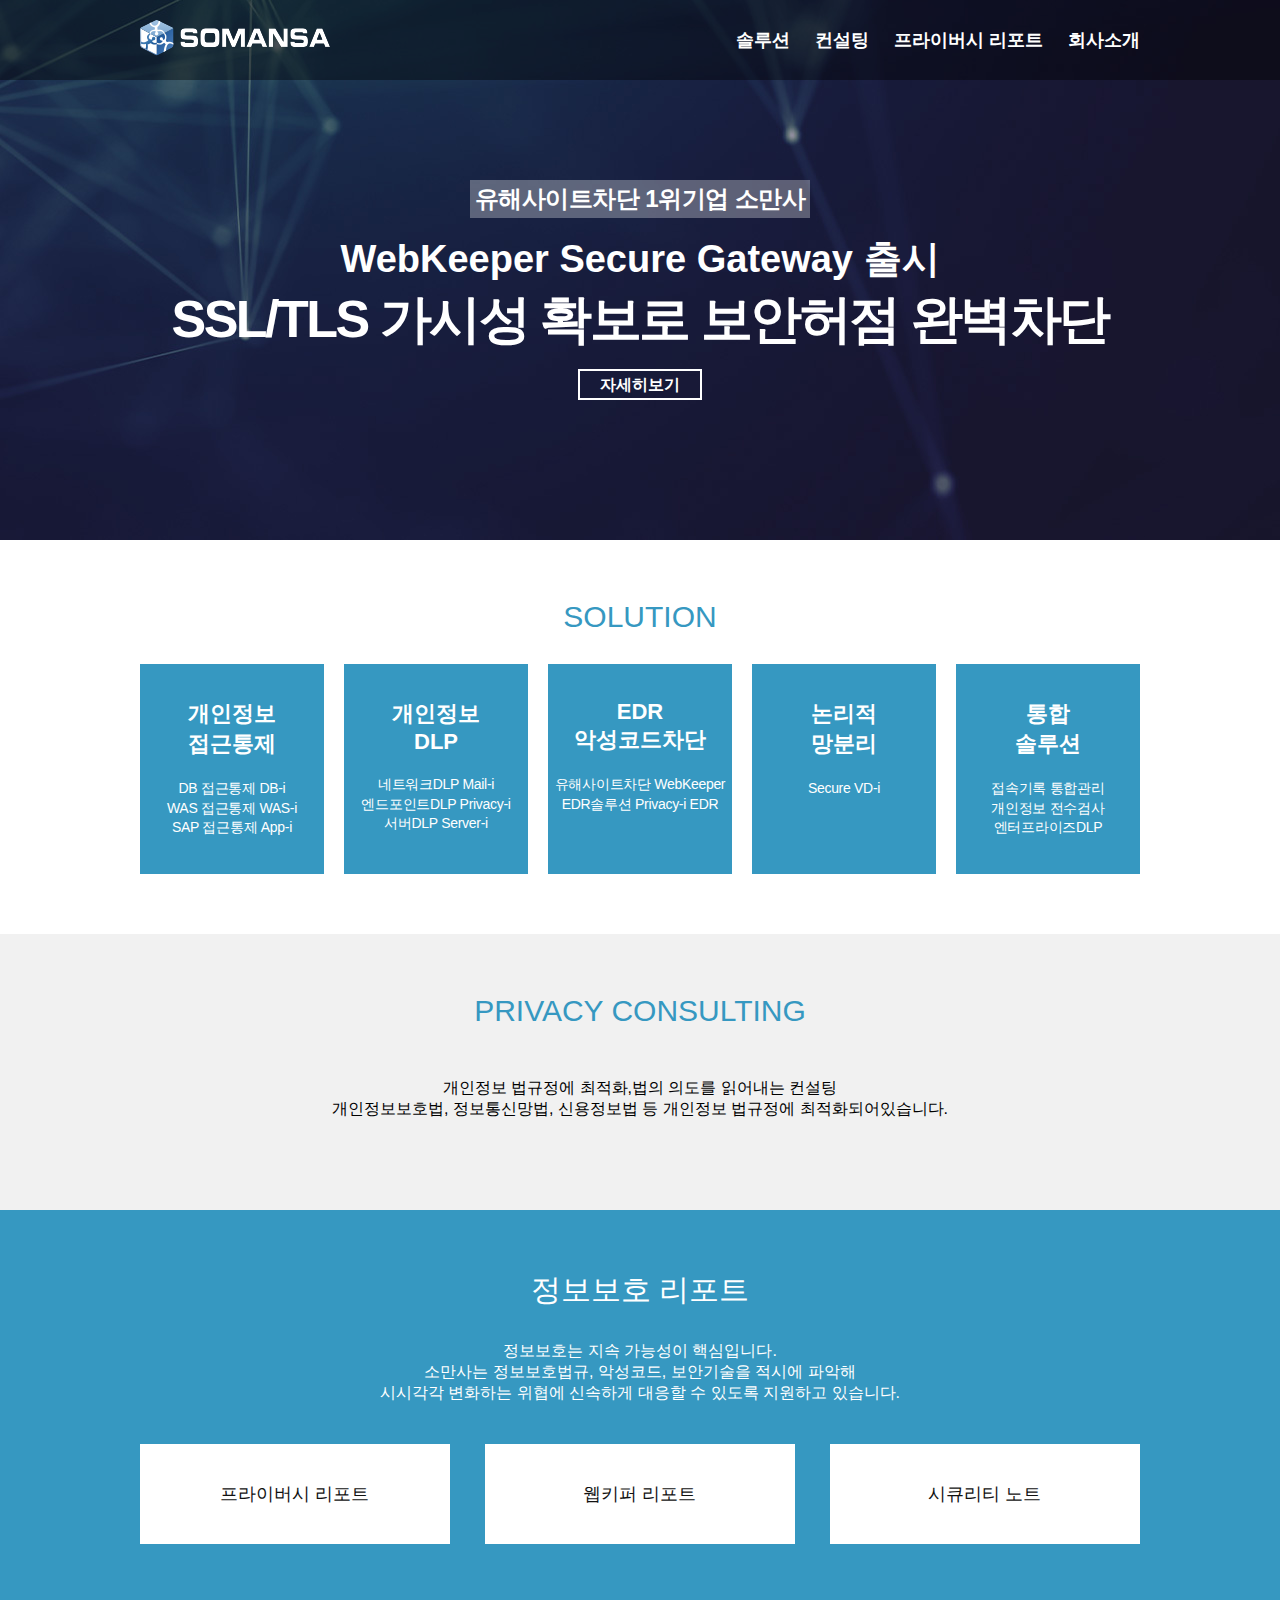
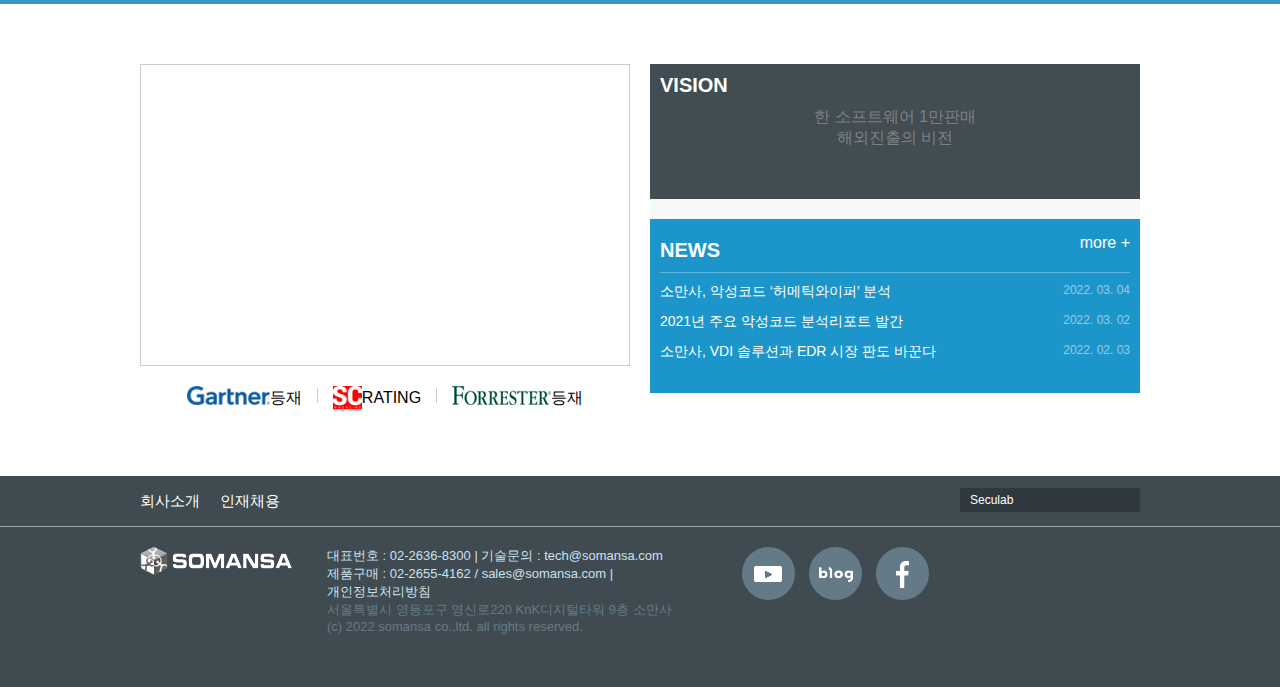
<file: pf3/index.html>
<!DOCTYPE html>
<html lang="ko">
<head>
    <meta charset="UTF-8">
    <meta http-equiv="X-UA-Compatible" content="IE=edge">
    <meta name="viewport" content="width=device-width, initial-scale=1.0">
    <title>SOMANSA</title>
    <link rel="stylesheet" href="css/basic.css">
</head>
<body>
    <div id="header_wrap">
        <header class="center">
            <h1><a href="#"><img src="img/index_logo.png" alt="SOMANSA"></a></h1>
            <nav>
                <ul>
                    <li><a href="#">솔루션</a></li>
                    <li><a href="#">컨설팅</a></li>
                    <li>
                        <a href="#">프라이버시 리포트</a>
                        <ul class="sub">
                            <li><a href="">프라이버시 리포트</a></li>
                            <li><a href="">웹키퍼 리포트</a></li>
                            <li><a href="">시큐리티 노트</a></li>
                        </ul>
                    </li>
                    <li>
                        <a href="#">회사소개</a>
                        <ul class="sub">
                            <li><a href="">인재채용</a></li>
                            <li><a href="">비전</a></li>
                            <li><a href="">연혁</a></li>
                            <li><a href="">뉴스/이벤트</a></li>
                            <li><a href="">유튜브</a></li>
                            <li><a href="">오시는길</a></li>
                        </ul>
                    </li>
                </ul>
            </nav>
        </header>
    </div>

    <div id="main_slider">
        <div class="img_wrap">
            <img src="img/004.jpg" alt="">            
        </div>
        <div class="slider_txt">
            <h3>유해사이트차단 1위기업 소만사</h3>
            <p>WebKeeper Secure Gateway 출시</p>
            <p>SSL/TLS 가시성 확보로 보안허점 완벽차단</p>
            <a href="">자세히보기</a>
        </div>
    </div>

    <main>
        <section class="s1">
            <h3>SOLUTION</h3>
            <ul class="center">
                <li>
                    <div>
                        <h4>개인정보<br />접근통제</h4>
                        <a href="">DB 접근통제 DB-i</a>
                        <a href="">WAS 접근통제 WAS-i</a>
                        <a href="">SAP 접근통제 App-i</a>
                    </div>
                </li>
                <li>
                    <div>
                        <h4>개인정보<br />DLP</h4>
                        <a href="">네트워크DLP Mail-i</a>
                        <a href="">엔드포인트DLP Privacy-i</a>
                        <a href="">서버DLP Server-i</a>
                    </div>
                </li>
                <li>
                    <div>
                        <h4>EDR<br />악성코드차단</h4>
                        <a href="">유해사이트차단 WebKeeper</a>
                        <a href="">EDR솔루션 Privacy-i EDR</a>
                    </div>
                </li>
                <li>
                    <div>
                        <h4>논리적<br />망분리</h4>
                        <a href="">Secure VD-i</a>
                    </div>
                </li>
                <li>
                    <div>
                        <h4>통합<br />솔루션</h4>
                        <a href="">접속기록 통합관리</a>
                        <a href="">개인정보 전수검사</a>
                        <a href="">엔터프라이즈DLP</a>
                    </div>
                </li>
            </ul>
        </section>
        <section class="s2">
            <h3>PRIVACY CONSULTING</h3>
            <div class="center">
                <a href="">개인정보 법규정에 최적화,법의 의도를 읽어내는 컨설팅 <br />
                    개인정보보호법, 정보통신망법, 신용정보법 등 개인정보 법규정에 최적화되어있습니다.
                </a>
            </div>
        </section>
        <section class="s3">
            <h3>정보보호 리포트</h3>
            <div class="center">
                <p>정보보호는 지속 가능성이 핵심입니다.<br />
                    소만사는 정보보호법규, 악성코드, 보안기술을 적시에 파악해<br />
                    시시각각 변화하는 위협에 신속하게 대응할 수 있도록 지원하고 있습니다.
                </p>
                <ul>
                    <li>
                        <a href="">프라이버시 리포트</a>
                    </li>
                    <li>
                        <a href="">웹키퍼 리포트</a>
                    </li>
                    <li>
                        <a href="">시큐리티 노트</a>
                    </li>
                </ul>
            </div>
        </section>
        <section class="s4">
            <div class="center">
                <div class="left">
                    <div class="youtube">
                        <iframe width="100%" height="280" src="https://www.youtube.com/embed/rOSnPyCRJ78" frameborder="0"
                        allow="accelerometer; autoplay; clipboard-write; encrypted-media; gyroscope; picture-in-picture" allowfullscreen></iframe>
                    </div>
                    <ul class="logos">
                        <li>
                            <a href=""><img src="img/main_logo01.jpg" alt="">등재</a>
                        </li>
                        <li>
                            <a href=""><img src="img/main_logo02.jpg" alt="">RATING</a>
                        </li>
                        <li>
                            <a href=""><img src="img/main_logo03.jpg" alt="">등재</a>
                        </li>
                    </ul>
                </div>
                <div class="right">
                    <div class="vision">
                        <h4>VISION</h4>
                        <p>한 소프트웨어 1만판매<br/>해외진출의 비전</p>
                    </div>
                    <div class="news_list">
                        <h4>NEWS</h4>
                        <a href="#" class="more">more +</a>
                        <ul>
                            <li>
                                <a href="">
                                    <p>소만사, 악성코드 ‘허메틱와이퍼’ 분석</p>
                                    <p class="data">2022. 03. 04</p>
                                </a>
                            </li>
                            <li>
                                <a href="">
                                    <p>2021년 주요 악성코드 분석리포트 발간</p>
                                    <p class="data">2022. 03. 02</p>
                                </a>
                            </li>
                            <li>
                                <a href="">
                                    <p>소만사, VDI 솔루션과 EDR 시장 판도 바꾼다</p>
                                    <p class="data">2022. 02. 03</p>
                                </a>
                            </li>
                        </ul>
                    </div>
                </div> <!--right-->
            </div>
        </section>
    </main>

    <div class="footer_wrap">
        <div class="footer_top">
            <div class="center">
                <ul class="footer_menu">
                    <li><a href="">회사소개</a></li>
                    <li><a href="">인재채용</a></li>
                </ul>
                <div class="select">
                    <p class="select_btn">
                        Seculab
                    </p>
                    <p class="select_list">
                        <a href="#">Seculab</a>
                        <a href="#">소만사 미주법인</a>
                    </p>
                </div>
            </div>
        </div> <!--footer_top-->
        <footer>
            <div class="center">
                <h2><img src="img/logo.png" alt=""></h2>
                <div class="address">
                    <p>
                        대표번호 : 02-2636-8300 | 기술문의 : tech@somansa.com <br/>
                        제품구매 : 02-2655-4162 / sales@somansa.com |<br/>
                        개인정보처리방침
                    </p>
                    <p>
                        서울특별시 영등포구 영신로220 KnK디지털타워 9층 소만사<br/>
                        (c) 2022 somansa co.,ltd. all rights reserved.
                    </p>
                </div>
                <div class="sns">
                    <a href=""><img src="img/youtube.png" alt="유투브"></a>
                    <a href=""><img src="img/blog_icon.png" alt="블로그"></a>
                    <a href=""><img src="img/facebook_icon.png" alt="페이스북"></a>
                </div>
            </div>
        </footer>
    </div>
    
</body>
</html>
</file>
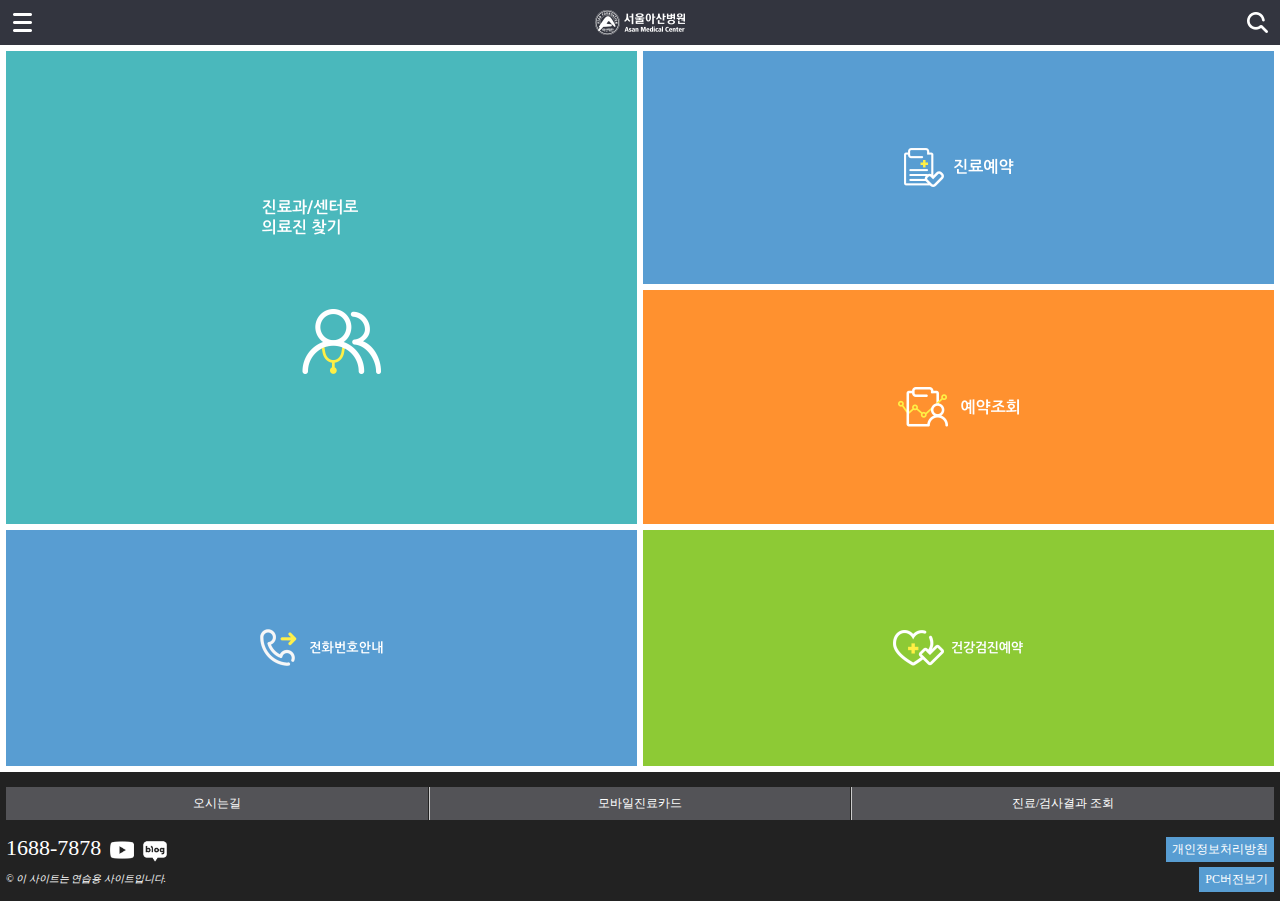
<file: pf4/index.html>
<!DOCTYPE html>
<html lang="ko">
<head>
  <meta charset="UTF-8">
  <meta http-equiv="X-UA-Compatible" content="IE=edge">
  <meta name="viewport" content="width=device-width, initial-scale=1.0">
  <title>서울아산병원</title>
  <link rel="stylesheet" href="css/reset.css">
  <link rel="stylesheet" href="css/main.css">  
  <script src="https://ajax.googleapis.com/ajax/libs/jquery/3.6.0/jquery.min.js"></script>
  <script defer src="js/main.js"></script>
</head>
<body>
<div class="con_scroll">
  <div id="wrap">
    <div class="cover"></div><!--왼쪽 lnb가 나와있을때만 보이는 본문의 반투명막-->
    <header>
      <div class="lnb_btn">
        <a href="#">
          <img src="img/bg_header_lnb.png" alt="메뉴열기">
        </a>
      </div>
      <h1 class="logo">
        <a href="index.html">
          <img src="img/img_header_logo.png" alt="서울아산병원">
        </a>
      </h1>
      <div class="search_btn">
        <a href="#">
          <img src="img/img_topSerch.png" alt="찾기열기">
        </a></div>
    </header>

    <div id="con_wrap" class="main_wrap">
      <div id="con_up">
        <section class="s1-1">
          <a href="staff.html">
            <img src="img/img_main01.png" alt="진료과/센터로 의료진 찾기">
          </a>
        </section>
        <div class="con_up_right">
          <section class="s1-2">
            <a href="#">
              <img src="img/img_main02.png" alt="진료예약">
            </a>
          </section>
          <section class="s1-3">
            <a href="#">
              <img src="img/img_main03.png" alt="예약조회">
            </a>
          </section>
        </div>
      </div>
      <div id="con_down">
        <section class="s2-1">
          <a href="#">
            <img src="img/img_main04.png" alt="전화번호안내">
          </a>
        </section>
        <section class="s2-2">
          <a href="#">
            <img src="img/img_main05.png" alt="건강검진예약">
          </a>
        </section>
      </div>
    </div>    

    <footer>
      <ul class="quickmenu">
        <li><a href="#">오시는길</a></li>
        <li><a href="#">모바일진료카드</a></li>
        <li><a href="#">진료/검사결과 조회</a></li>
      </ul>
      <div class="telSns">
        <a href="#">1688-7878</a>
        <a href="#"><img src="img/img_youtube.png" alt="유투브"></a>
        <a href="#"><img src="img/img_naverblog.png" alt="블로그"></a>
      </div>
      <div class="pc">
        <a href="#">개인정보처리방침</a> <br>
        <a href="#">PC버전보기</a>
      </div>
      <address class="copy">&copy; 이 사이트는 연습용 사이트입니다.</address>
    </footer>
  </div>
</div>

  <div id="lnb">
    <div class="lnb_login">
      <p class="txt">로그인을 하시면 더 많은 정보를<br>확인 하실 수 있습니다.</p>
      <img src="img/btn_login.png" alt="로그인">
    </div>
    <ul class="lnb_list">
      <li><a href="staff.html"><img src="img/img_lnbtab01_off.png" alt="의료진"></a></li>
      <li><a href="#"><img src="img/img_lnbtab02_off.png" alt="진료에약"></a></li>
      <li><a href="#"><img src="img/img_lnbtab03_off.png" alt="예약조회"></a></li>
      <li><a href="#"><img src="img/img_lnbtab04_off.png" alt="병원안내"></a></li>
      <li><a href="#"><img src="img/img_lnbtab05_off.png" alt="건강정보"></a></li>
    </ul>
    <div class="lnb_res">
      <a href="#"><img src="img/btn_reserve.png" alt="예약 및 문의 1688-7575"></a>
    </div>
  </div>

</body>
</html>
</file>
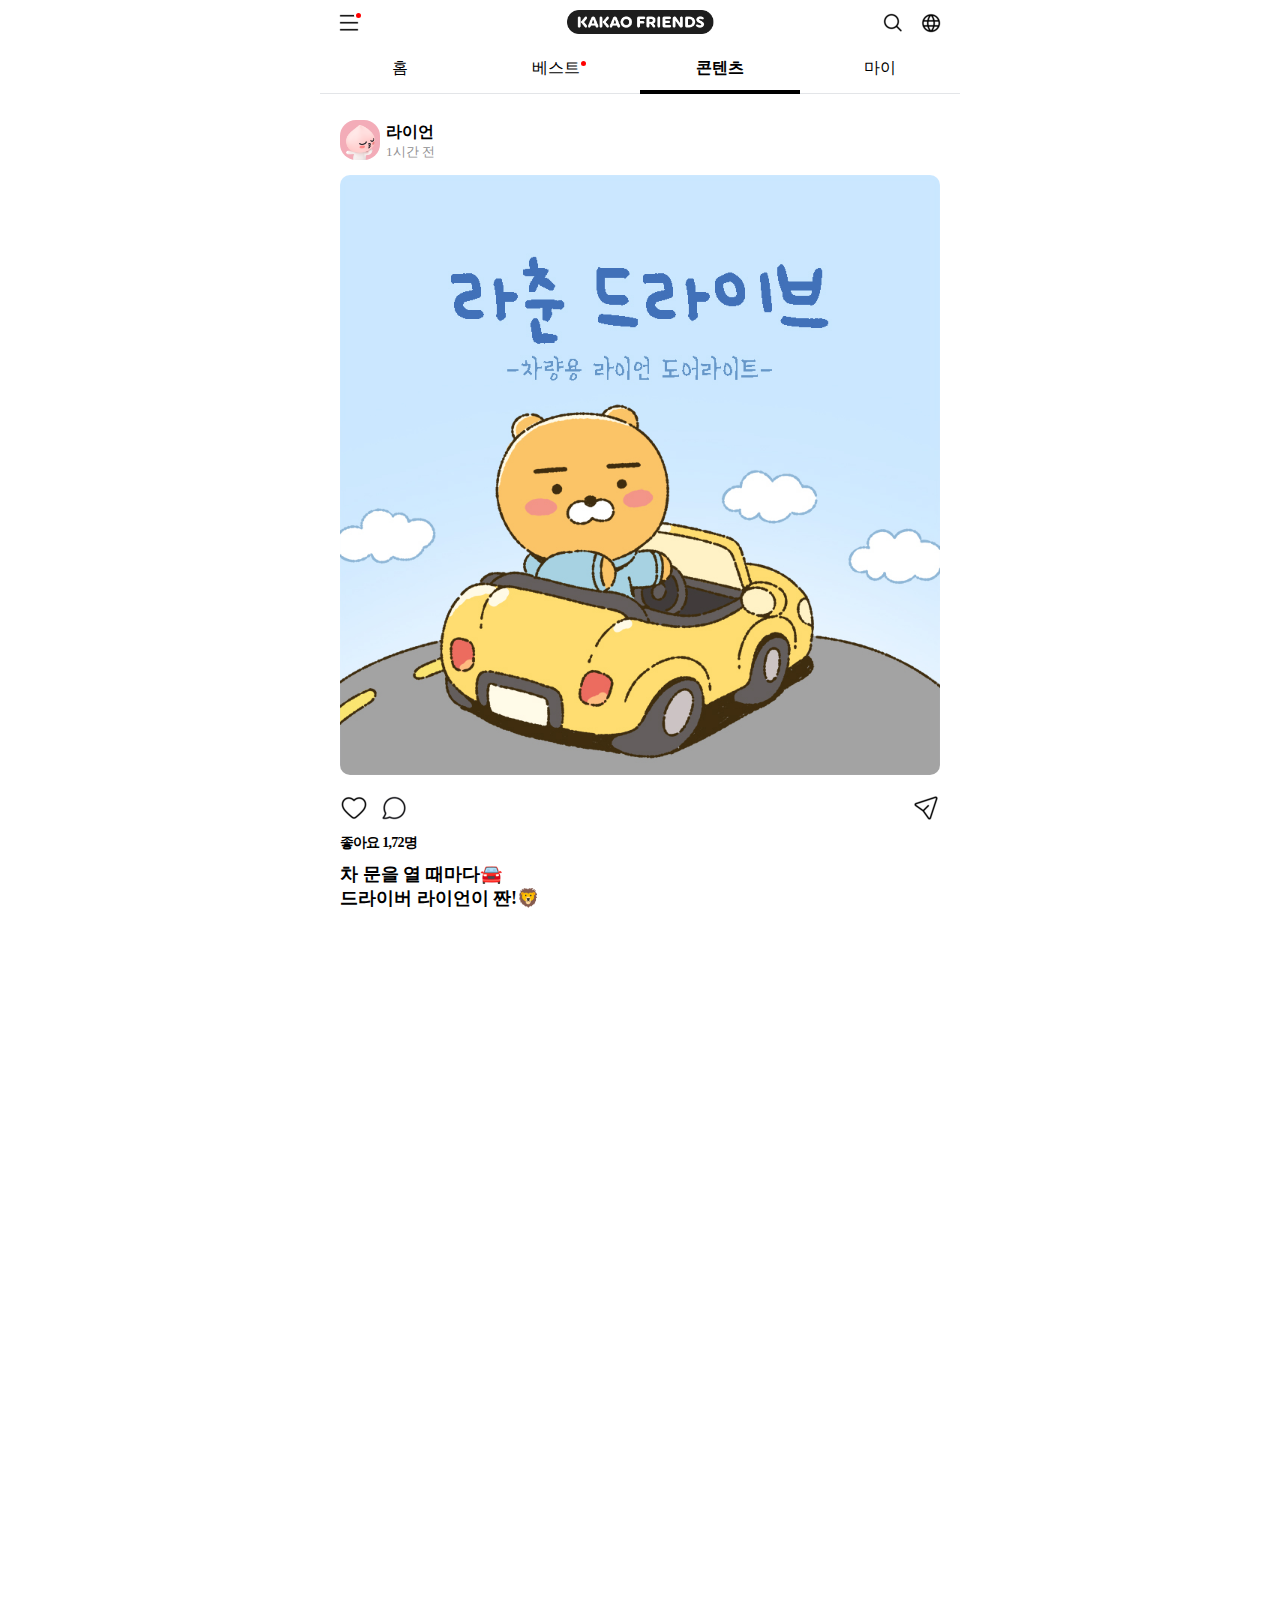
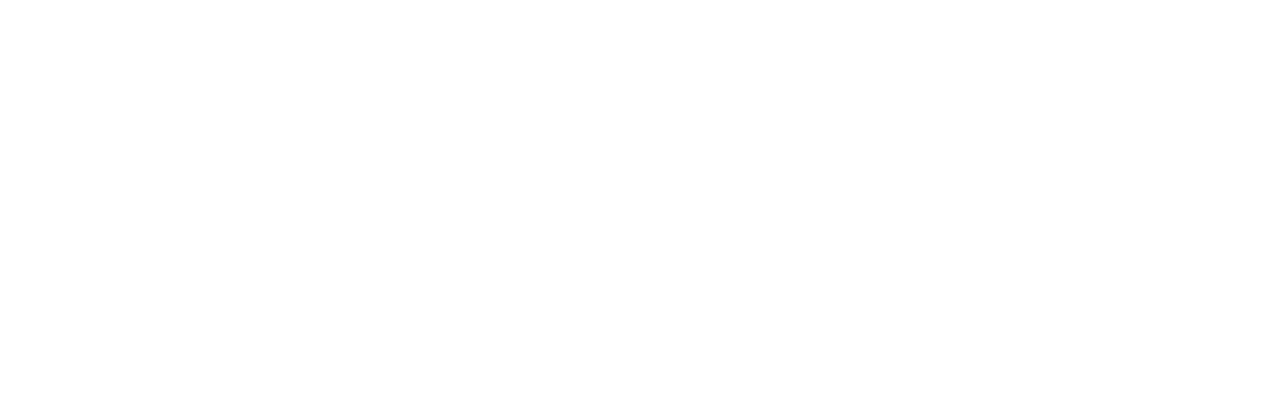
<file: pf5/index.html>
<!DOCTYPE html>
<html lang="ko">
<head>
  <meta charset="UTF-8">
  <meta http-equiv="X-UA-Compatible" content="IE=edge">
  <meta name="viewport" content="width=device-width, initial-scale=1.0">
  <title>카카오 프렌즈샵</title>
  <link rel="shortcut icon" href="img/apeach.png" type="image/x-icon">
  <link rel="stylesheet" href="css/reset.css">
  <link rel="stylesheet" href="css/main.css">  
  <script src="https://ajax.googleapis.com/ajax/libs/jquery/3.6.0/jquery.min.js"></script>
  <script defer src="js/main.js"></script> <!-- defer : 문서 제일 마지막에 인식 -->
</head>
<body>

  <div id="container">
    <header>
      <h1>
        <a href="#">
          <span>카카오 프렌즈</span>
        </a>
      </h1>
      <div class="top_left">
        <button class="gnb_btn">
          <span class="ico_friends ico_gnb_menu">메뉴</span>
          <span class="ico_dot">new</span>
        </button>
      </div>
      <div class="top_right">
        <button>
          <span class="ico_friends ico_search">검색</span>
        </button>
        <button>
          <span class="ico_friends ico_global">영어로언어변경</span>
        </button>
      </div>
      <nav>
        <ul class="list_tab">
          <li>
            <a href=""><span>홈</span></a>
          </li>
          <li>
            <a href=""><span>베스트</span><span class="ico_dot">new</span></a>
          </li>
          <li>
            <a href="" class="on"><span>콘텐츠</span></a>
          </li>
          <li>
            <a href=""><span>마이</span></a>
          </li>
        </ul>
      </nav>
    </header>
    <main>
      <article>
        <div class="box">
          <div class="article_header">
            <a href="#" class="profile">라이언</a>
            <div class="info">
              <strong>라이언</strong>
              <span class="txt_time">1시간 전</span>
            </div>
          </div>
          <div class="article_con">
            <img src="img/lion_drive.jpg" alt="">
          </div>
          <div class="article_feed">
            <div class="feed_left">
              <button>
                <span class="ico_friends ico_feed_like">좋아요</span>
                <a href=""><span class="ico_friends ico_feed_com">댓글</span></a> 
              </button>
            </div>
            <div class="feed_right">
              <button>
                <span class="ico_friends ico_feed_share">공유</span>
              </button>
            </div>
            <div class="feed_write">
              <span>좋아요 1,72명</span>
              <p>차 문을 열 때마다🚘<br/>드라이버 라이언이 짠!🦁</p>
              <p></p>
            </div>
          </div><!-- feed -->
        </div><!--box-->
      </article>
    </main>
  </div>

  <!--  -->
  <div class="dark">

  </div>
  
  <!-- gnb -->
  <div id="gnb">
    <div class="inner">
      <div class="info_user">
        <a href="#" class="info_login login_require"><u>로그인</u>이 필요해요!</a>
        <a href="#" class="info_inquiry">비회원 주문조회<span class="ico_friends ico_arrow_right">화살표</span></a>
      </div>
      <ul class="list_menu">
        <li>
          <a href="#" class="btn_menu login_require">장바구니 내역</a>
        </li>
        <li class="line">
          <a href="#" class="btn_menu login_require">주문·배송 내역</a>
        </li>
        <li>
          <button href="#" class="btn_menu btn_sub">캐릭터
            <span class="ico_friends ico_arrow">펼치기</span>
          </button>
            <div class="list_sub_wrap">
              <ul class="list_charactor">
                <li class="charactor01">
                  <a href="#">
                    <span class="img_charactor"></span>
                    <span class="txt_charactor">라이언</span>
                  </a>
                </li>
                <li class="charactor02">
                  <a href="#">
                    <span class="img_charactor"></span>
                    <span class="txt_charactor">어피치</span>
                  </a>
                </li>
                <li class="charactor03">
                  <a href="#">
                    <span class="img_charactor"></span>
                    <span class="txt_charactor">무지</span>
                  </a>
                </li>
                <li class="charactor04">
                  <a href="#">
                    <span class="img_charactor"></span>
                    <span class="txt_charactor">프로토</span>
                  </a>
                </li>
                <li class="charactor05">
                  <a href="#">
                    <span class="img_charactor"></span>
                    <span class="txt_charactor">네오</span>
                  </a>
                </li><li class="charactor06">
                  <a href="#">
                    <span class="img_charactor"></span>
                    <span class="txt_charactor">튜브</span>
                  </a>
                </li>
                <li class="charactor07">
                  <a href="#">
                    <span class="img_charactor"></span>
                    <span class="txt_charactor">캐릭터관</span>
                  </a>
                </li>
              </ul>
            </div>
        </li>
        <li class="line">
          <button href="#" class="btn_menu btn_sub">카테고리
            <span class="ico_friends ico_arrow">펼치기</span>
          </button> 
            <div class="list_sub_wrap">
              <ul class="list_category">
                <li><a href="#">전체</a></li>
                <li><a href="#">토이</a></li>
                <li><a href="#">리빙</a></li>
                <li><a href="#">잡화</a></li>
                <li><a href="#">문구</a></li>
                <li><a href="#">의류</a></li>
                <li><a href="#">디지털</a></li>
                <li><a href="#">여행/레져</a></li>
                <li><a href="#">식품</a></li>
                <li><a href="#">테마 기획전</a></li>
              </ul>
            </div>         
        </li>
        <li>
          <a href="#" class="btn_menu">프렌즈 별다꾸<span class="ico_dot">new</span></a>
        </li>
        <li class="line">
          <a href="#" class="btn_menu">배경화면</a>
        </li>
        <li>
          <a href="#" class="btn_menu">공지사항<span class="ico_dot">new</span></a>
        </li>
        <li>
          <a href="#" class="btn_menu">고객센터</a>
        </li>
        <li class="line">
          <a href="#" class="btn_menu">기프트카드 조회·환불</a>
        </li>
        <li>
          <a href="#" class="btn_menu">카카오프렌즈샵 안내</a>
        </li>
      </ul>
      
      <div class="banner line">
        <a href="#">
          <img src="img/bn_addtalk.png" alt="카톡 추가하고 프렌즈 소식을 받아보세요">
        </a>
      </div>
      <div class="login">
        <a href="#"><span class="ico_friends ico_gnb_lock">자물쇠</span> 로그인</a>
      </div>
      
    </div>
  </div>

  <div class="login_popup">
    <img src="img/img_apeach.png" alt="어피치">
    <strong>앗! 로그인</strong>
    <p>앗! 깜빡, 로그인하고 이용하기💖</p>
    <button class="btn_kakao">
      <span class="ico_friends ico_kakao">카카오톡</span>
      로그인하기
    </button>
    <button class="btn_close">
      <span class="ico_friends ico_close">닫기</span>
    </button>
  </div>
  
</body>
</html>
</file>
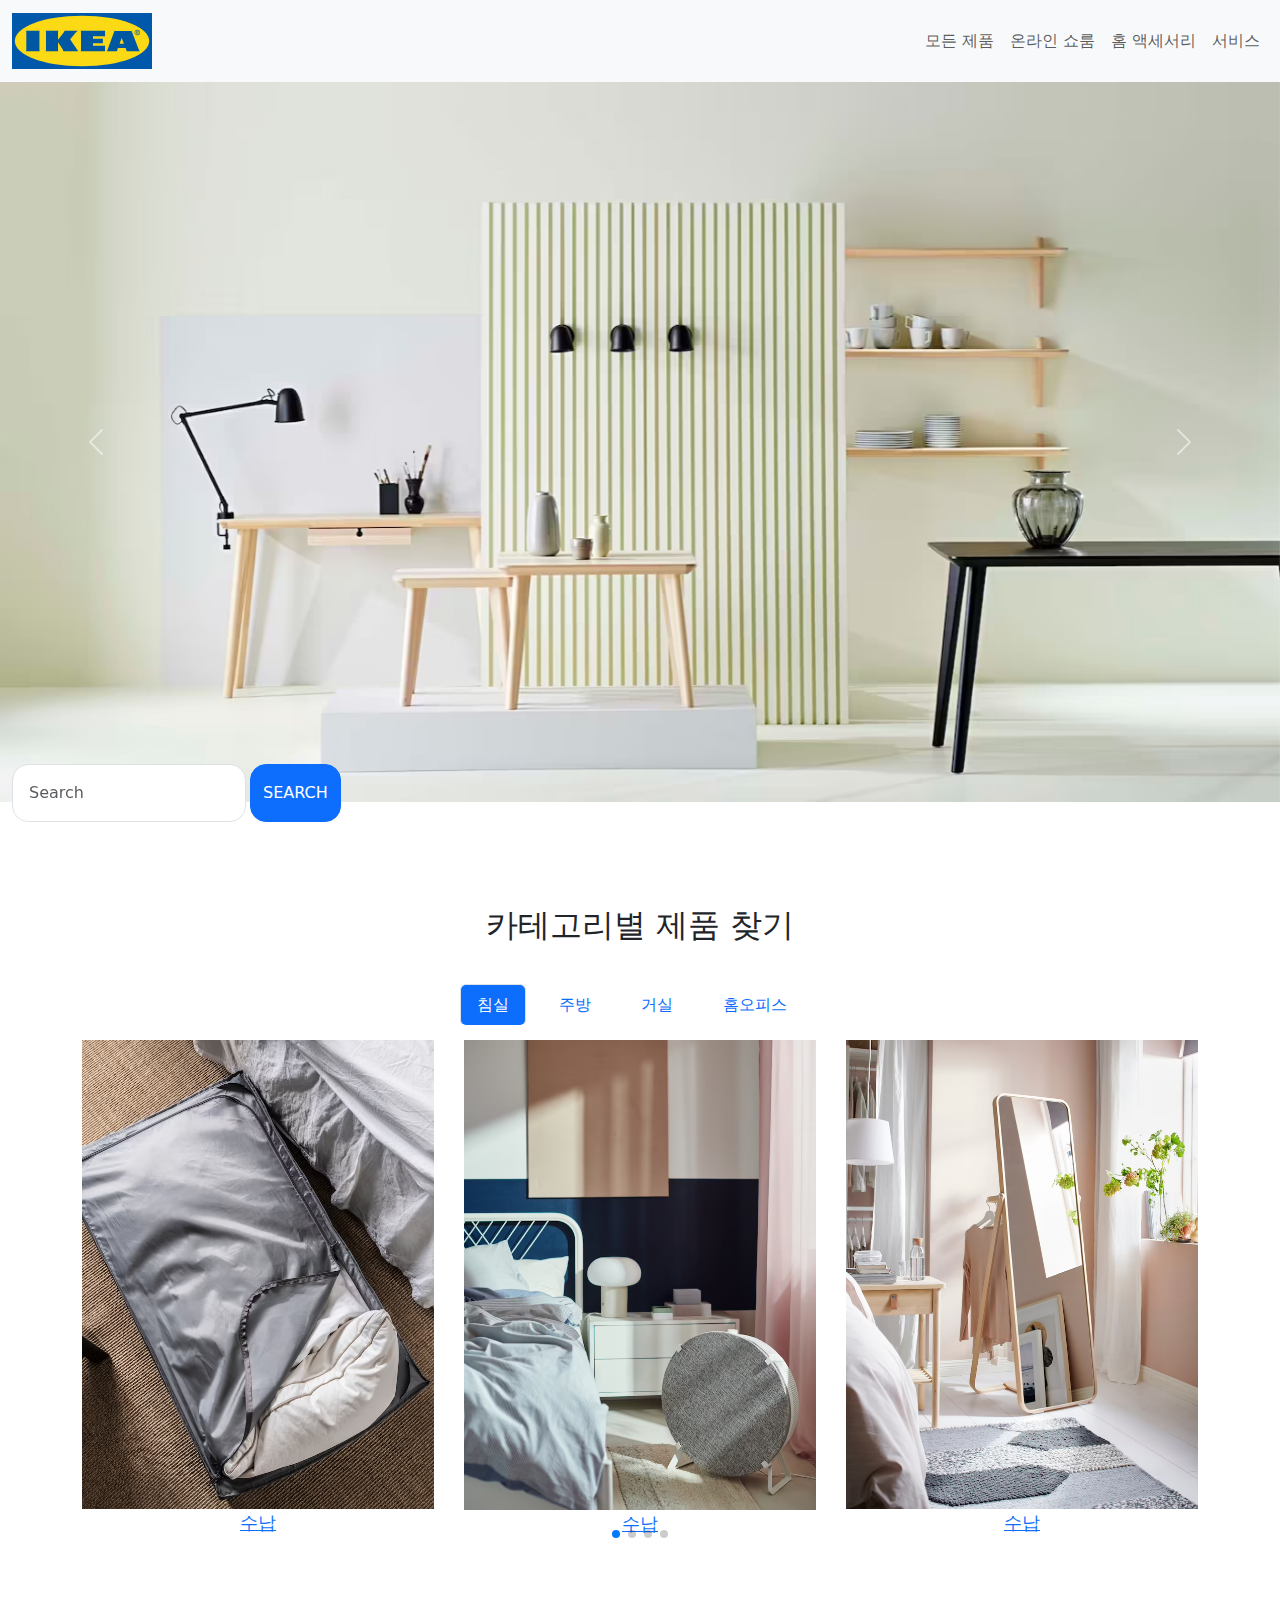
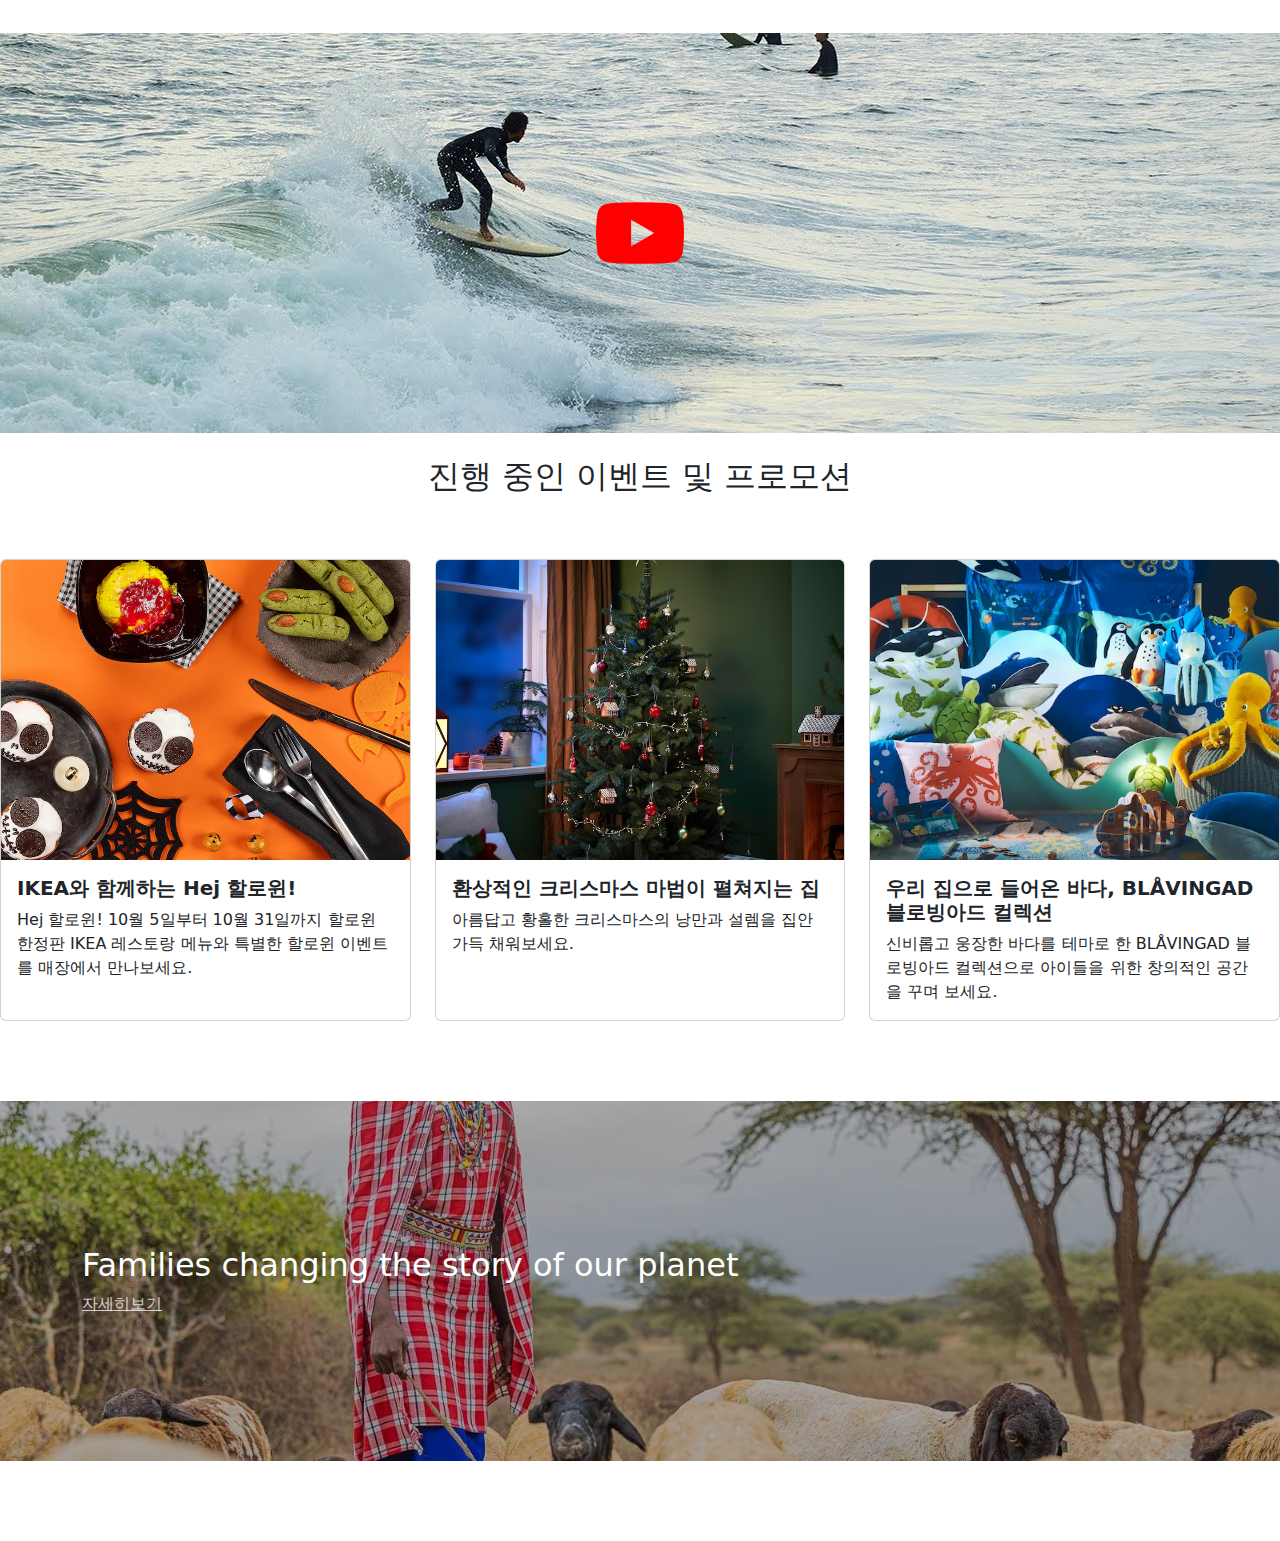
<file: spf4/index.html>
<!DOCTYPE html>
<html lang="ko">
<head>
  <meta charset="UTF-8">
  <meta http-equiv="X-UA-Compatible" content="IE=edge">
  <meta name="viewport" content="width=device-width, initial-scale=1.0">
  <title>IKEA</title>
  <link rel="stylesheet" href="css/main.css">
  <link rel="stylesheet" href="https://cdn.jsdelivr.net/npm/bootstrap@5.2.2/dist/css/bootstrap.min.css" >
  <link rel="stylesheet" href="https://cdn.jsdelivr.net/npm/swiper/swiper-bundle.min.css" />

  <script src="https://cdn.jsdelivr.net/npm/bootstrap@5.2.2/dist/js/bootstrap.bundle.min.js"></script>
  <script src="https://code.jquery.com/jquery-3.3.1.slim.min.js"></script>
  <script src="https://cdnjs.cloudflare.com/ajax/libs/popper.js/1.14.3/umd/popper.min.js"></script>
  <script src="https://stackpath.bootstrapcdn.com/bootstrap/4.1.3/js/bootstrap.min.js"></script>

  <script defer src="js/main.js"></script>
  <script src="https://cdn.jsdelivr.net/npm/swiper/swiper-bundle.min.js"></script>
</head>
<body>

  <header>
    <nav class="navbar navbar-expand-lg bg-light">
      <div class="container-fluid">
        <a class="navbar-brand" href="#"><img src="img/logo.svg" alt=""></a>
        <button class="navbar-toggler" type="button" data-bs-toggle="collapse" data-bs-target="#navbarNavDropdown" aria-controls="navbarNavDropdown" aria-expanded="false" aria-label="Toggle navigation">
          <span class="navbar-toggler-icon"></span>
        </button>
        <div class="collapse flex-grow-0 navbar-collapse" id="navbarNavDropdown">
          <ul class="navbar-nav">
            <li class="nav-item">
              <a class="nav-link" aria-current="page" href="#">모든 제품</a>
            </li>
            <li class="nav-item">
              <a class="nav-link" href="#">온라인 쇼룸</a>
            </li>
            <li class="nav-item">
              <a class="nav-link" href="#">홈 액세서리</a>
            </li>
            <li class="nav-item dropdown">
              <a class="nav-link" href="#">서비스</a>
            </li>
          </ul>
        </div>
      </div>
    </nav>
  </header>

  <div class="mainvisual">
    <div id="carouselExampleInterval" class="carousel slide" data-bs-ride="carousel">
      <div class="carousel-inner">
        <div class="carousel-item active" data-bs-interval="10000">
          <img src="img/main01.avif" class="d-block w-100" alt="...">
        </div>
        <div class="carousel-item" data-bs-interval="2000">
          <img src="img/main01.avif" class="d-block w-100" alt="...">
        </div>
        <div class="carousel-item">
          <img src="img/main01.avif" class="d-block w-100" alt="...">
        </div>
      </div>
      <button class="carousel-control-prev" type="button" data-bs-target="#carouselExampleInterval" data-bs-slide="prev">
        <span class="carousel-control-prev-icon" aria-hidden="true"></span>
        <span class="visually-hidden">Previous</span>
      </button>
      <button class="carousel-control-next" type="button" data-bs-target="#carouselExampleInterval" data-bs-slide="next">
        <span class="carousel-control-next-icon" aria-hidden="true"></span>
        <span class="visually-hidden">Next</span>
      </button>
    </div>
    <div class="search">
      <div class="container-fluid">
        <form class="d-flex" role="search">
          <input class="form-control me-1 p-3 rounded-4" type="search" placeholder="Search" aria-label="Search">
          <button class="btn btn-primary rounded-4" type="submit">SEARCH</button>
        </form>
      </div>
    </div>
  </div>


  <section class="category">
    <h2 class="title text-center m-4">카테고리별 제품 찾기</h2>
    <div class="container">
      <div class="row">
        <div class="col">
            <ul class="nav nav-tabs nav-pills justify-content-center">
              <li class="nav-item me-3">
                <a class="nav-link active" data-toggle="tab" href="#tab1">침실</a>
              </li>
              <li class="nav-item me-3">
                <a class="nav-link" data-toggle="tab" href="#tab2">주방</a>
              </li>
              <li class="nav-item me-3">
                <a class="nav-link" data-toggle="tab" href="#tab3">거실</a>
              </li>
              <li class="nav-item me-3">
                <a class="nav-link" data-toggle="tab" href="#tab4">홈오피스</a>
              </li>
            </ul>
            <div class="tab-content">
              <div class="tab-pane fade show active" id="tab1">
                <!-- Swiper -->
                <div class="swiper mySwiper1">
                  <div class="swiper-wrapper">
                    <div class="swiper-slide">
                      <a href="#">
                        <img src="img/swiper/item01.avif" alt="">
                        <p>수납</p>
                      </a>
                    </div>
                    <div class="swiper-slide">
                      <a href="#">
                        <img src="img/swiper/item02.avif" alt="">
                        <p>수납</p>
                      </a>
                    </div>
                    <div class="swiper-slide">
                      <a href="#">
                        <img src="img/swiper/item03.avif" alt="">
                        <p>수납</p>
                      </a>
                    </div>
                    <div class="swiper-slide">
                      <a href="#">
                        <img src="img/swiper/item04.avif" alt="">
                        <p>수납</p>
                      </a>
                    </div>
                    <div class="swiper-slide">
                      <a href="#">
                        <img src="img/swiper/item05.avif" alt="">
                        <p>수납</p>
                      </a>
                    </div>
                    <div class="swiper-slide">
                      <a href="#">
                        <img src="img/swiper/item06.avif" alt="">
                        <p>수납</p>
                      </a>
                    </div>
                  </div>
                  <div class="swiper-pagination"></div>
                </div>
              </div>
              <div class="tab-pane fade show" id="tab2">
                <!-- Swiper -->
                <div class="swiper mySwiper2">
                  <div class="swiper-wrapper">
                    <div class="swiper-slide">
                      <a href="#">
                        <img src="img/swiper/item07.avif" alt="">
                        <p>수납</p>
                      </a>
                    </div>
                    <div class="swiper-slide">
                      <a href="#">
                        <img src="img/swiper/item08.avif" alt="">
                        <p>수납</p>
                      </a>
                    </div>
                    <div class="swiper-slide">
                      <a href="#">
                        <img src="img/swiper/item09.avif" alt="">
                        <p>수납</p>
                      </a>
                    </div>
                    <div class="swiper-slide">
                      <a href="#">
                        <img src="img/swiper/item10.avif" alt="">
                        <p>수납</p>
                      </a>
                    </div>
                    <div class="swiper-slide">
                      <a href="#">
                        <img src="img/swiper/item11.avif" alt="">
                        <p>수납</p>
                      </a>
                    </div>
                    <div class="swiper-slide">
                      <a href="#">
                        <img src="img/swiper/item12.avif" alt="">
                        <p>수납</p>
                      </a>
                    </div>
                  </div>
                  <div class="swiper-pagination"></div>
                </div>
              </div>
              <div class="tab-pane fade show" id="tab3">
                <!-- Swiper -->
                <div class="swiper mySwiper3">
                  <div class="swiper-wrapper">
                    <div class="swiper-slide">
                      <a href="#">
                        <img src="img/swiper/item13.avif" alt="">
                        <p>수납</p>
                      </a>
                    </div>
                    <div class="swiper-slide">
                      <a href="#">
                        <img src="img/swiper/item14.avif" alt="">
                        <p>수납</p>
                      </a>
                    </div>
                    <div class="swiper-slide">
                      <a href="#">
                        <img src="img/swiper/item15.avif" alt="">
                        <p>수납</p>
                      </a>
                    </div>
                    <div class="swiper-slide">
                      <a href="#">
                        <img src="img/swiper/item16.avif" alt="">
                        <p>수납</p>
                      </a>
                    </div>
                    <div class="swiper-slide">
                      <a href="#">
                        <img src="img/swiper/item17.avif" alt="">
                        <p>수납</p>
                      </a>
                    </div>
                    <div class="swiper-slide">
                      <a href="#">
                        <img src="img/swiper/item18.avif" alt="">
                        <p>수납</p>
                      </a>
                    </div>
                  </div>
                  <div class="swiper-pagination"></div>
                </div>
              </div>
              <div class="tab-pane fade show" id="tab4">
                <!-- Swiper -->
                <div class="swiper mySwiper4">
                  <div class="swiper-wrapper">
                    <div class="swiper-slide">
                      <a href="#">
                        <img src="img/swiper/item19.avif" alt="">
                        <p>수납</p>
                      </a>
                    </div>
                    <div class="swiper-slide">
                      <a href="#">
                        <img src="img/swiper/item20.avif" alt="">
                        <p>수납</p>
                      </a>
                    </div>
                    <div class="swiper-slide">
                      <a href="#">
                        <img src="img/swiper/item21.avif" alt="">
                        <p>수납</p>
                      </a>
                    </div>
                    <div class="swiper-slide">
                      <a href="#">
                        <img src="img/swiper/item22.avif" alt="">
                        <p>수납</p>
                      </a>
                    </div>
                    <div class="swiper-slide">
                      <a href="#">
                        <img src="img/swiper/item23.avif" alt="">
                        <p>수납</p>
                      </a>
                    </div>
                    <div class="swiper-slide">
                      <a href="#">
                        <img src="img/swiper/item24.avif" alt="">
                        <p>수납</p>
                      </a>
                    </div>
                  </div>
                  <div class="swiper-pagination"></div>
                </div>
              </div>
            </div>
        </div>
      </div>
    </div>
  </section>

  

  <section class="youtube">
    <div class="youtube_bg position-relative d-flex align-items-center">
      <!-- Button trigger modal -->
      <button type="button" class="youtube_btn position-absolute" data-bs-toggle="modal" data-bs-target="#exampleModal">
        <img src="img/youtube_icon.png" alt="">
      </button>

      <!-- Modal -->
      <div class="modal fade" id="exampleModal" tabindex="-1" aria-labelledby="exampleModalLabel" aria-hidden="true">
        <div class="modal-dialog">
          <div class="modal-content">
            <div class="modal-header">
              <button type="button" class="btn-close" data-bs-dismiss="modal" aria-label="Close"></button>
            </div>
            <div class="modal-body">
              <iframe width="100%" height="280" src="https://www.youtube.com/embed/xpW1xI_zjuY" title="YouTube video player" frameborder="0" allow="accelerometer; autoplay; clipboard-write; encrypted-media; gyroscope; picture-in-picture" allowfullscreen></iframe>
            </div>
          </div>
        </div>
      </div>
    </div>
  </section>
  
  <section class="promotion">
    <h2 class="title text-center m-4">진행 중인 이벤트 및 프로모션</h2>
    <div class="row row-cols-1 row-cols-md-3 g-4">
      <div class="col">
        <div class="card h-100">
          <img src="img/promotion01.webp" class="card-img-top" alt="...">
          <div class="card-body">
            <h5 class="card-title fw-semibold">IKEA와 함께하는 Hej 할로윈!</h5>
            <p class="card-text">Hej 할로윈! 10월 5일부터 10월 31일까지 할로윈 한정판 IKEA 레스토랑 메뉴와 특별한 할로윈 이벤트를 매장에서 만나보세요.</p>
          </div>
        </div>
      </div>
      <div class="col">
        <div class="card h-100">
          <img src="img/promotion02.avif" class="card-img-top" alt="...">
          <div class="card-body">
            <h5 class="card-title fw-semibold">환상적인 크리스마스 마법이 펼쳐지는 집</h5>
            <p class="card-text">아름답고 황홀한 크리스마스의 낭만과 설렘을 집안 가득 채워보세요. </p>
          </div>
        </div>
      </div>
      <div class="col">
        <div class="card h-100">
          <img src="img/promotion03.avif" class="card-img-top" alt="...">
          <div class="card-body">
            <h5 class="card-title fw-semibold">우리 집으로 들어온 바다, BLÅVINGAD 블로빙아드 컬렉션</h5>
            <p class="card-text">신비롭고 웅장한 바다를 테마로 한 BLÅVINGAD 블로빙아드 컬렉션으로 아이들을 위한 창의적인 공간을 꾸며 보세요. </p>
          </div>
        </div>
      </div>
    </div>
  </section>

  <section class="story">
    <div class="story_bg d-flex align-items-center ">
      <div class="container-lg">
        <div class="story_title">
          <h2 class="">Families changing the story of our planet</h2>
          <a class="text-decoration-underline text-white text-opacity-75" href="#">자세히보기</a>
        </div>
      </div>      
    </div>
  </section>

  


</body>
</html>


<!-- https://www.namisum.com/38 -->
<!-- http://rwdb.kr/page/4/ -->
</file>
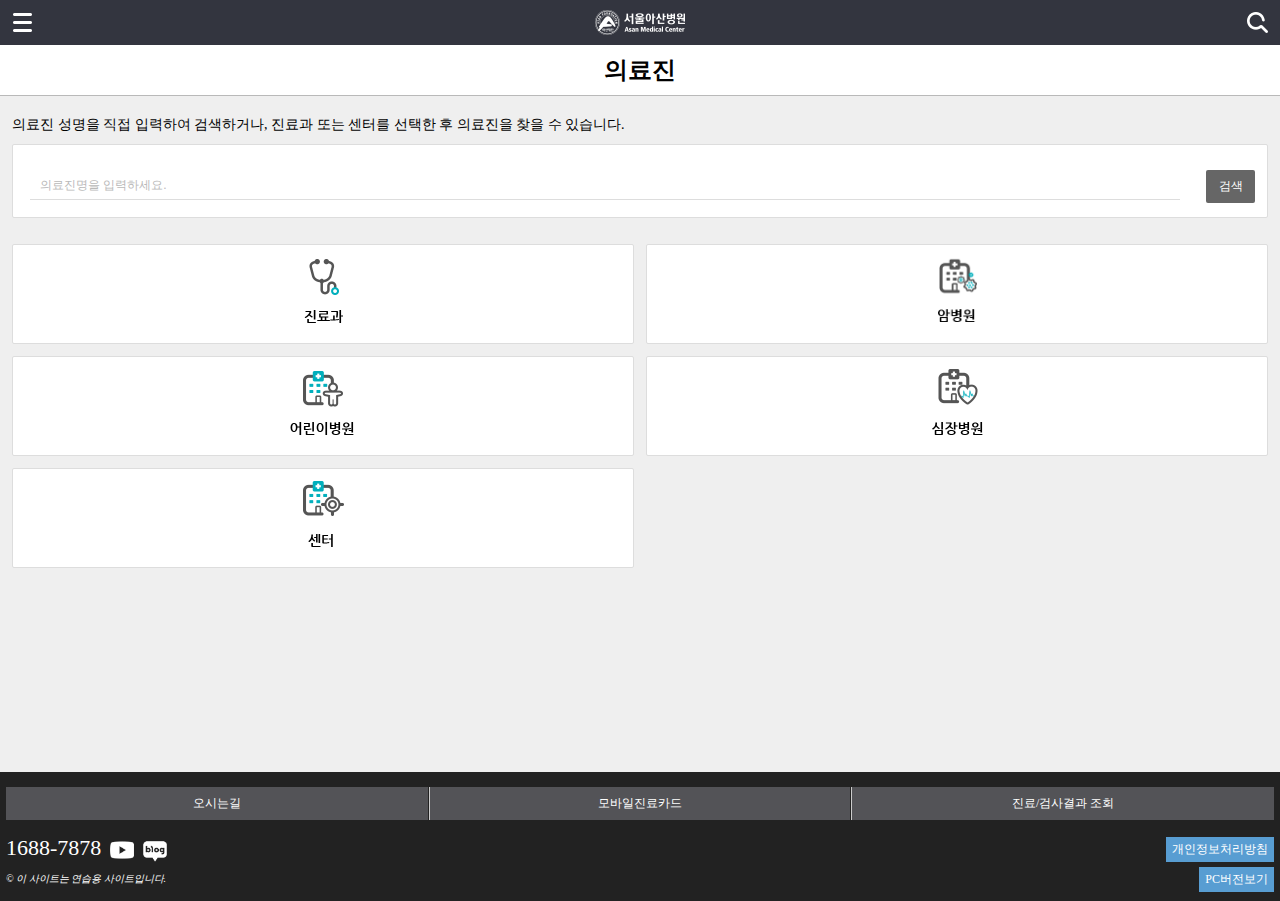
<file: pf4/staff.html>
<!DOCTYPE html>
<html lang="ko">
<head>
  <meta charset="UTF-8">
  <meta http-equiv="X-UA-Compatible" content="IE=edge">
  <meta name="viewport" content="width=device-width, initial-scale=1.0">
  <title>서울아산병원-의료진</title>
  <link rel="stylesheet" href="css/reset.css">
  <link rel="stylesheet" href="css/main.css">  
  <link rel="stylesheet" href="css/sub.css">
  <script src="https://ajax.googleapis.com/ajax/libs/jquery/3.6.0/jquery.min.js"></script>
  <script defer src="js/main.js"></script>
</head>
<body>
<div class="con_scroll">
  <div id="wrap">
    <div class="cover"></div><!--왼쪽 lnb가 나와있을때만 보이는 본문의 반투명막-->
    <header>
      <div class="lnb_btn">
        <a href="#">
          <img src="img/bg_header_lnb.png" alt="메뉴열기">
        </a>
      </div>
      <h1 class="logo">
        <a href="index.html">
          <img src="img/img_header_logo.png" alt="서울아산병원">
        </a>
      </h1>
      <div class="search_btn">
        <a href="#">
          <img src="img/img_topSerch.png" alt="찾기열기">
        </a></div>
    </header>

    <div id="con_wrap" class="sub_wrap">
      <div class="sub_title">
        <h2>의료진</h2>
      </div>
      <div class="sub_con">
        <p>의료진 성명을 직접 입력하여 검색하거나, 진료과 또는 센터를 선택한 후 의료진을 찾을 수 있습니다.</p>
        <div class="sub_search">
          <input type="text" class="sub_search_input" placeholder="의료진명을 입력하세요.">
          <button class="sub_search_btn">검색</button>
        </div>
      </div><!--sub_con end-->
      <ul class="conlist">
        <li><a href="#"><img src="img/staff/img_step01.png" alt="진료과" width="39"></a></li>
        <li><a href="#"><img src="img/staff/img_step05.png" alt="암병원" width="39"></a></li>
        <li><a href="#"><img src="img/staff/img_step04.png" alt="어린이병원" width="90"></a></li>
        <li><a href="#"><img src="img/staff/img_step03.png" alt="심장병원" width="51"></a></li>
        <li><a href="#"><img src="img/staff/img_step02.png" alt="센터" width="41"></a></li>
      </ul>
    </div>    

    <footer>
      <ul class="quickmenu">
        <li><a href="#">오시는길</a></li>
        <li><a href="#">모바일진료카드</a></li>
        <li><a href="#">진료/검사결과 조회</a></li>
      </ul>
      <div class="telSns">
        <a href="#">1688-7878</a>
        <a href="#"><img src="img/img_youtube.png" alt="유투브"></a>
        <a href="#"><img src="img/img_naverblog.png" alt="블로그"></a>
      </div>
      <div class="pc">
        <a href="#">개인정보처리방침</a> <br>
        <a href="#">PC버전보기</a>
      </div>
      <address class="copy">&copy; 이 사이트는 연습용 사이트입니다.</address>
    </footer>
  </div>
</div>

  <div id="lnb">
    <div class="lnb_login">
      <p class="txt">로그인을 하시면 더 많은 정보를<br>확인 하실 수 있습니다.</p>
      <img src="img/btn_login.png" alt="로그인">
    </div>
    <ul class="lnb_list">
      <li><a href="staff.html"><img src="img/staff/img_lnbtab01_on.png" alt="의료진"></a></li>
      <li><a href="#"><img src="img/img_lnbtab02_off.png" alt="진료에약"></a></li>
      <li><a href="#"><img src="img/img_lnbtab03_off.png" alt="예약조회"></a></li>
      <li><a href="#"><img src="img/img_lnbtab04_off.png" alt="병원안내"></a></li>
      <li><a href="#"><img src="img/img_lnbtab05_off.png" alt="건강정보"></a></li>
    </ul>
    <div class="lnb_res">
      <a href="#"><img src="img/btn_reserve.png" alt="예약 및 문의 1688-7575"></a>
    </div>
  </div>

</body>
</html>
</file>
<file: pf3/css/basic.css>
@charset "UTF-8";

/* 기본세팅 */
* {
    margin: 0;
    padding: 0;
}
ul, li {
    list-style: none;
}
a {
    text-decoration: none;
}
img {
    border: 0;
}
body {
    font-family: '맑은 고딕', sans-serif;
}
.center {
    width: 1000px;
    margin: 0 auto;
}

/* header */
#header_wrap{
    position: absolute;
    z-index: 1;
    background: rgba(0, 0, 0, 0.4);
    width: 100%;
    height: 80px;
}
header {

} 
header h1 {
    float: left;
    margin-top: 20px;
}
header h1 a {} 

header nav {
    float: right;
} 
header nav ul {} 
header nav > ul > li {
    position: relative;
    float: left;
    margin-left: 25px;
}
header nav > ul >li > a {
    display: inline-block;
    font-size: 18px;
    font-weight: 600;
    height: 80px;
    line-height: 80px;
    color: white;
    transition: all 0.4s;
} 
header nav > ul >li > a:hover {
    color: rgb(54,153,192);
}
/* submenu */
.sub {
    display: none;
    position: absolute;
    top: 70px;
    left: 50%;
    transform: translate(-50%);
    padding: 20px;
    background-color: white;
}
.sub::before {
    content: "";
    display: block;
    position: absolute;
    top: -24px;
    left: 50%;
    transform: translate(-50%);
    border: 12px solid transparent;
    border-bottom-color: white;
}
.sub li {
    margin-bottom: 8px;
}
.sub a {
    color: #666;
    font-size: 13px;
    white-space: nowrap;
}
.sub a:hover {
    text-decoration: underline;
}
header nav > ul > li:hover .sub {
    display: block;
}

/* main_slider */
#main_slider {
    width: 100%;
    /* overflow: hidden; */
}
.img_wrap {
    position: relative;
    width: 1920px;
    height: 540px;
    left: 50%;
    transform: translate(-50%);
}
#main_slider img {}
.slider_text {
    border: 10px solid #000;
}
.slider_txt {
    position: absolute;
    width: 1000px;
    top: 180px;
    font-weight: bold;
    color: white;
    left: 50%;
    transform: translate(-50%);
    text-align: center;
}
.slider_txt h3 {
    display: inline-block;
    font-size: 24px;
    letter-spacing: -0.5px;
    background-color: rgba(255, 255, 255, 0.3);
    padding: 3px 5px;
    margin-bottom: 16px;
}
.slider_txt p:nth-of-type(1) {
    font-size: 38px;
}
.slider_txt p:nth-of-type(2) {
    font-size: 52px;  
    letter-spacing: -2.5px;  
    margin-bottom: 20px;
}
.slider_txt a {
    color: white;
    border: 2px solid white;
    padding: 5px 20px;
    transition: all 0.4s;
}
.slider_txt a:hover {
    background-color: rgba(255, 255, 255, 0.3);
}
.slider_txt a:hover {

}

/* main */
main {}
section {
    padding: 60px 0;
}
main h3 {
    text-align: center;
    font-size: 30px;
    font-weight: normal;
    color: #3698c1;
    margin-bottom: 30px;
}
/* section */
.s1 ul {
    overflow: hidden;
}
.s1 li {
    float: left;
    width: 184px;
    height: 210px;
    margin-right: 20px;
    background-color: #3698c1;
    text-align: center;
}
.s1 li:last-child {
    margin-right: 0;
}
.s1 h4 {
    font-size: 22px;
    color: white;
    margin: 35px 0 20px;
}
.s1 a {
    display: block;
    font-size: 14px;
    color: white;
    line-height: 1.4;
    letter-spacing: -0.3px;
}
.s1 a:hover {
    text-decoration: underline;
}

.s2 {
    background-color: #f1f1f1;
}
.s2 div {
    text-align: center;
    padding: 20px 0 30px;
}
.s2 a {
    color: #000;
}
/* 77b3e4 */
.s3 {
    background-color: #3698c1;
}
.s3 h3 {
    color: white;
}
.s3 p {
    text-align: center;
    color: white;
    margin-bottom: 40px;
}
.s3 ul {
    display: flex;
    justify-content: space-between;
}
.s3 a {
    display: block;
    width: 310px;
    line-height: 100px;
    background-color: white;
    color: #111;
    font-size: 18px;
    text-align: center;
}

.s4 {
    overflow: hidden;
}
.left, .right {
    width: 490px;
}
.left {
    float: left;
    margin-right: 20px;
    text-align: center;
    box-sizing: border-box;
}
.right{
    float: right;
    background-color: #f8f8f8;
}
.youtube {
    height: 280px;
    border: 1px solid #ccc;
    padding: 10px;
    margin-bottom: 20px;
}
.logos {
    display: inline-block;
    overflow: hidden;
}
.logos li {
    float: left;
}
.logos li::after {
    content: "";
    display: inline-block;
    width: 1px;
    height: 15px;
    background-color: #ccc;
    margin: 0 15px 0 10px;
}
.logos li:last-child::after {
    display: none;
}
.logos li a {
    color: #000;
}
.logos li a img {
    vertical-align: middle;
}

.right h4 {
    color: white;
    font-size: 20px;
    margin-bottom: 10px;
}
.vision {
    background-color: #414D53;
    margin-bottom: 20px;
    padding: 10px 10px 50px;
}
.vision p {
    text-align: center;
    color: #808080;
}
.news_list {
    position: relative;
    background-color: #1C96CA;
    padding: 20px 10px;
}
.news_list h4 {
    padding-bottom: 10px;
    border-bottom: 1px solid rgba(255, 255, 255, 0.3);
}
.news_list .more {
    position: absolute;
    right: 10px;
    top: 15px;
    color: white;
}
.news_list li {
    overflow: hidden;
    height: 30px;
}
.news_list li a{
    color: white;
    font-size: 14px;
}
.news_list a p:first-child {
    float: left;
}
.news_list a p.data {
    float: right;
    font-size: 12px;
    opacity: 0.5;
}

/* footer */
.footer_wrap {
    background-color: #404B51;
}
.footer_top {
    border-bottom: 1px solid rgba(255, 255, 255, .5);
    height: 50px;
}
.footer_top a {
    color: white;
}
.footer_menu {
    float: left;
}
.footer_menu li {
    float: left;
    margin-right: 20px;
}
.footer_menu li a {
    font-size: 15px;
    line-height: 50px;
}
.select {
    float:right;
    width: 180px;
    font-size: 12px;
}
.select:hover .select_list{
    display: block;
}
.select_btn {
    width: 180px;
    padding: 5px 10px;
    margin-top: 12px;
    background-color: #2E383E;
    color: white;
    cursor: pointer;
    box-sizing: border-box;
}
.select_list {
    width: 170px;
    display: none;
}
.select_list a {
    display: block;
    padding: 10px;
    color: #666;
    background-color: white;
    transition: all .6s;
} 
.select_list a:hover {
    background-color: #3698c1;
    color: white;
}

footer {
    height: 140px;
    padding-top: 20px;
}
footer h2 {
    float: left;
    margin-right: 35px;
}
.address {
    float: left;
    font-size: 13px;
    margin-right: 60px;
}
.address p:nth-child(1) {
    color: #cae1ee;
}
.address p:nth-child(2) {
    color: #647b87;
}

.sns {
    float: left;
}
.sns a {
    display: inline-block;
    width: 53px;
    height: 53px;
    background-color: #647b87;
    margin-left: 10px;
    text-align: center;
    border-radius: 50%;
}
.sns a img {
    margin-top: 14px;
}
</file>
<file: pf4/css/main.css>
@charset "UTF-8";
body { 
  width: 100%;
  min-width: 360px;
}
.con_scroll {
  overflow: hidden;
}

/* 레이아웃 */
#wrap { 
  position:relative; 
  width:100%; 
  height:100%; 
}
  header { 
    height: 45px; 
    background: #33353F; 
  }

  #con_wrap { 
  }
  .main_wrap {
    display:flex; 
    flex-direction: column;
    /* height:calc(100vh - 177px);   
    footer의 height값을 억지로 지정*/
    /* border:2px solid red;  */
  }
    #con_up { 
      flex:2;
      display:flex;
    }
      .s1-1 { 
        flex:1;
      }
      .con_up_right {
        flex:1;
        display: flex;
        flex-direction:column;
      }
        .s1-2 { 
          flex:1; 
        }
        .s1-3 { 
          flex:1; 
        }

    #con_down {
      flex:1;
      display: flex;
    }
      .s2-1 { 
        flex:1; 
      }
      .s2-2 { 
        flex:1; 
      }

.cover { 
  display:none;
  position:fixed; 
  top:0; 
  left:0;
  width:100%; 
  height:100%;
  background-color:rgba(0,0,0,0.7);
  z-index:10;
}

  /*header*/
  header { 
    padding:0 45px;
    width:100%;
  }
  .lnb_btn { 
    float:left;
    position: relative; 
    left:-45px;
    z-index:20;
  }
  .logo { 
    float: left;
    width: 100%; 
    margin: 0 -45px;
    text-align:center;
    line-height:1;
  }
  .search_btn {
    float:right;
    position: relative; 
    left:45px;
  }

header img { 
  height:45px; 
}

/* content */
.main_wrap { 
  padding:6px; 
}
.main_wrap section { 
  display:table; 
}
section > a { 
  display:table-cell;
  /* width:100%; 
  height:100%;  */
  text-align: center; 
  vertical-align: middle; 
}

  #con_up { 
    padding-bottom:3px;
  }
    .s1-1 { 
      padding-right:3px; 
    }
    .s1-1 a { 
      background:#4AB8BC; 
    }
    .s1-1 img { 
      width:120px;  
    }

    .con_up_right { 
      padding-left:3px; 
    }
      .s1-2 { 
        padding-bottom:3px; 
      }
      .s1-2 a { 
        background:#589DD2; 
      }
      .s1-2 img { 
        width:110px; 
      }

      .s1-3 { 
        padding-top:3px;
      }
      .s1-3 a { 
        background:#FF912F;
      }
      .s1-3 img { 
        width:121px; 
      }

  #con_down { 
    padding-top:3px; 
  }
    .s2-1 { 
      padding-right:3px; 
    }    
    .s2-1 a { 
      background:#589DD2; 
    }
    .s2-1 img { 
      width:124px; 
    }

    .s2-2 { 
      padding-left:3px; 
    }   
    .s2-2 a { 
      background:#8DCA35; 
    }
    .s2-2 img { 
      width:131px; 
    }


/* footer */
footer { 
  /* position:fixed; 
  bottom:0; 
  left:0;
  width:100%; */
  background:#222;
  padding:15px 6px;
}

ul.quickmenu {
  display:table; 
  width:100%;
}
.quickmenu li {
  display:table-cell; 
  width:33.33%; 
  background:#535357;
  border-left:1px solid #ccc;
  border-right:1px solid #222;
}
.quickmenu li:first-child {
  border-left:none;
}
.quickmenu li:last-child {
  border-right:none;
}
.quickmenu a{ 
  display:block;
  text-align:center;
  color:#fff; 
  font-size:12px;
  line-height:33px;
}

.telSns { 
  margin-top: 15px; 
}
.telSns a {
  font-size:22px; color:#fff;
}
.telSns img { 
  width:24px; 
  margin-left:5px;
}

.pc { 
  position:absolute;
  right:6px;
  margin-top:-25px;
  text-align:right;
}
.pc a { 
  background: #589DD2;
  display:inline-block;
  padding:4px 6px;
  font-size:12px;
  color:#fff;
  margin-bottom:5px;
}

.copy { 
  font-size:10px;
  color:#fff;
  margin-top:10px;
}


/* 좌측 슬라이드 메뉴 lnb */
#lnb {  
  position:fixed; 
  top:0; 
  left:-274px;
  width:274px;
  height:100%;
  background:#F1F1F1;
  z-index:100;
} 

.lnb_login { 
  background:#111;
  text-align:center;
  padding: 35px 0; 
}
.lnb_login p {
  color:#fff; 
  text-align:left;
  margin:0 0 20px 20px;
  font-size:14px;
}
.lnb_login img { 
  width:232px; 
}

ul.lnb_list { 
  border-bottom:1px solid #ddd;
}
.lnb_list img { 
  width:274px; 
}

.lnb_res { 
  padding-top:40px; 
  text-align:center;
}
.lnb_res img { 
  width:235px;
}
</file>
<file: pf5/css/main.css>
@charset "UTF-8";

.ico_friends {
  display: block;
  background-image: url(../img/ico_friends.png);
  font-size: 1px;
  color: transparent;
  overflow: hidden;
}
.ico_dot {
  display: inline-block;
  width: 9px;
  height: 9px;
  border: 2px solid white;
  background-color: red;
  font-size: 1px;
  line-height: 0;
  color: transparent;
  border-radius: 50%;
}
button {
  border: 0;
  background-color: transparent;
  cursor: pointer;
}
#container {
  max-width: 640px;
  min-width: 270px;
  height: 2000px;
  margin: 0 auto;
  background: white;
}


/* header */
header {
  position: fixed;
  top: 0;
  left: 0;
  right: 0;
  max-width: 640px;
  min-width: 270px;
  margin: 0 auto;
  background-color: white;
}
header h1 {
  text-align: center;
  line-height: 46px;
}
header h1 a {
  display: inline-block;
  width: 147px;
  height: 24px;
  background-image: url(../img/logo_kakaofriends.png);
  background-size: 147px 24px;
}
header h1 a span {
  display: none;
}
header .top_left .ico_gnb_menu {
  width: 24px;
  height: 24px;
  background-position: -520px -60px;
}
header .top_left, .top_right {
  position: absolute;
  top: 6px;
}
header .top_left {
  left: 12px;
}
header .top_left > button {
  padding: 5px;
}
header .top_left .ico_dot {
  position: absolute;
  top: 5px;
  right: 3px;
}
header .top_right {
  right: 12px;
}
header .top_right > button {
  padding: 5px;
}
header .top_right .ico_search, header .top_right .ico_global {
  width: 24px;
  height: 24px;
}
header .top_right .ico_search {
  background-position: -40px -20px;
}
header .top_right .ico_global {
  background-position: -440px -60px;
}

/* nav */
nav {
  border-bottom: 1px solid #e3e5e8;
}
nav .ico_dot {
  position: absolute;
  top: 5px;
  right: 3px;
}
nav .list_tab {
  display: flex;
}
nav .list_tab li {
  flex: 1;
  text-align: center;
}
nav .list_tab li a {
  display: block;
  line-height: 43px;
}
nav .list_tab li a > span {
  position: relative;
}
nav .ico_dot {
  position: absolute;
  top: -12px;
  right: 1px;
}
nav .list_tab li a.on {
  font-weight: bold;
}
nav .list_tab li a.on::after {
  content: "";
  display: block;
  position: relative;
  bottom: -1px;
  height: 4px;
  background-color: #000;
}


/* main */
main {
  padding-top: 100px;
}
main article {

}
article .box {
  padding: 20px;
}
article .box .article_header {
  padding-bottom: 15px;
}
.box .article_header .profile {
  float: left;
  display: inline-block;
  width: 40px;
  height: 40px;
  background: url('../img/character/character_20220531165306_96.png') no-repeat 0 0 / 40px 40px;
  border-radius: 16px;
  background-repeat: no-repeat;
  text-indent: -9999px;
}
.box .article_header .info {
  padding-left: 46px;
}
.box .article_header .info strong {
  display: block;
  line-height: 24px;
}

.box .article_header .info .txt_time {
  display: block;
  font-size: 13px;
  line-height: 16px;
  color: #909092;
}
.box .article_con img {
  width: 100%;
  border-radius: 10px;
}
.box .article_feed {
  margin-top: 20px;
}
.box .article_feed .feed_left .ico_feed_like {  
  display: inline-block;
  width: 27px;
  height: 25px;
  background-position: -162px -103px;
}
.box .article_feed .feed_left {
  float: left;
}
.box .article_feed .feed_left .ico_feed_com {
  display: inline-block;
  width: 27px;
  height: 25px;
  background-position: -123px -103px;
  margin-left: 10px;
}
.box .article_feed .feed_right {
  float: right;
}
.box .article_feed .feed_right .ico_feed_share {
  display: inline-block;
  width: 27px;
  height: 25px;
  background-position: -83px -103px;
}
.box .article_feed .feed_write {
  clear: both;
  padding: 10px 0;
}
.box .article_feed .feed_write span{
  display: block;
  font-size: 14px;
  font-weight: bold;
  letter-spacing: -0.8px;
  margin-bottom: 10px;
}
.box .article_feed .feed_write p{
  font-size: 18px;
  font-weight: bold;
}
  
/*  */
.dark {
  position:fixed;
  left: 0;
  top: 0;
  width: 100%;
  height: 100%;
  background: rgba(0,0,0, .4);
  z-index: 999;
  display: none;
}

/* gnb */
#gnb {
  position: fixed;
  top: 0;
  left: -304px;
  bottom: 0;
  width: 304px;
  background-color: white;
  overflow: hidden;
  z-index: 9999;
}
#gnb .inner {
  width: 304px;
  height: 100%;
  overflow-y: scroll;
  padding-right: 17px;
  box-sizing: content-box;
}
#gnb .inner .info_user {
  padding:32px 24px 24px;
  display: flex;
  justify-content: space-between;
  align-items: center;
}
#gnb .inner .info_user .info_login {
  font-weight: bold;
  letter-spacing: -1.8px;
}
#gnb .inner .info_user .info_inquiry {
  font-size: 13px;
  letter-spacing: -0.5px;
}
#gnb .inner .info_user .ico_arrow_right {
  display: inline-block;
  width: 14px;
  height: 13px;
  background-position: -140px 0;
  vertical-align: top;
  margin-top: 2px;
}
#gnb .inner .list_menu {
  padding: 24px 0;
}

#gnb .inner .btn_menu {
  position: relative;
  width: 100%;
  display: block;
  padding: 0 24px;
  line-height: 48px;
  font-size: 15px;
  font-weight: bold;
  text-align: left;
}
#gnb .inner .list_menu .ico_dot {
  position: relative;
  bottom: 12px;
}
#gnb .inner .list_menu .ico_arrow {
  float: right;
  display: inline-block;
  width: 16px;
  height: 15px;
  background-position: -360px 0;
  margin-top: 15px;
}
#gnb .inner .list_menu .ico_arrow.on {
  background-position: -340px 0;
}
#gnb .inner .list_menu li.line {
  margin-bottom: 16px;
  padding-bottom: 16px;
  border-bottom: 1px solid #eff0f2;
}

.list_sub_wrap { 
  display: none;
}
.list_charactor { 
  padding:16px 14px; 
  font-size: 0;   /* 자식요소 inline-block 사용시 여백을 막아주는 방법 */
}
.list_charactor li {
  display:inline-block;
  width:25%;
  padding-bottom:20px;
}
.list_charactor li a {
  display: block;
  padding:0 10px;
}

.img_charactor {
  display:block;
  width:100%;
  padding-top:100%;
  background:no-repeat 50% 50% / cover;
  border-radius:50%;
}
.txt_charactor {
  display:block;
  text-align:center;
  font-size:12px;
  padding-top:8px;
}

.charactor01 .img_charactor {
  background-image:url('../img/character/character_20220531165251_96.png');
}
.charactor02 .img_charactor {
  background-image:url('../img/character/character_20220531165311_96.png');
}
.charactor03 .img_charactor {
  background-image:url('../img/character/character_20220531165333_96.png');
}
.charactor04 .img_charactor {
  background-image:url('../img/character/character_20220531165353_96.png');
}
.charactor05 .img_charactor {
  background-image:url('../img/character/character_20220531165418_96.png');
}
.charactor06 .img_charactor {
  background-image:url('../img/character/character_20220531165457_96.png');
}
.charactor07 .img_charactor {
  background-image:url('../img/character/character_20220531165949_OFF.jpg');
}

.charactor01:hover .img_charactor {
  background-image:url('../img/character/character_20220531165245_96.png');
}
.charactor02:hover .img_charactor {
  background-image:url('../img/character/character_20220531165306_96.png');
}
.charactor03:hover .img_charactor {
  background-image:url('../img/character/character_20220531165329_96.png');
}
.charactor04:hover .img_charactor {
  background-image:url('../img/character/character_20220531165349_96.png');
}
.charactor05:hover .img_charactor {
  background-image:url('../img/character/character_20220531165413_96.png');
}
.charactor06:hover .img_charactor {
  background-image:url('../img/character/character_20220531165452_96.png');
}
.charactor07:hover .img_charactor {
  background-image:url('../img/character/character_20220531165946_ON.jpg');
}

.list_sub_wrap { 
  display: none;
}
.list_category {
  padding:8px 10px 8px 24px;
  font-size:0;  
}
.list_category li { 
  display:inline-block;
  width:50%;
}
.list_category li a { 
  display:block;
  font-size:14px;
  padding:12px 0;
}

.banner { 
}
.banner a {
  display: block;
  padding: 0 14px;
}
.banner img { 
  width:100%; 
  border-radius: 8px;
}

.login {}
.login a { 
  display:block; 
  text-align:center;
  padding:25px;
}
.login .ico_gnb_lock {
  display:inline-block;
  width:24px; 
  height:24px;
  background-position:-560px -20px;
  vertical-align:top;
} 


/* popup */
.login_popup { 
  position:absolute; 
  top:50%; 
  left:50%;
  transform:translate(-50%, -50%);
  width:310px; 
  background:#fff;
  border-radius:16px;
  text-align:center;
  padding:45px;
  z-index:99999;
  display: none;
}
.login_popup img { 
  width:120px; 
}
.login_popup strong {
  display: block;
  margin-top:10px;
}
.login_popup p { 
  font-size:14px;
  padding-top: 8px;
}
.login_popup .btn_kakao { 
  width:100%;
  padding:13px;
  background:#f7e603;
  border-radius:50px;
  margin-top:15px;
  font-size:14px; 
  font-weight:bold;
}
.login_popup .ico_kakao {
  display:inline-block;
  width: 24px;
  height: 24px;
  background-position: -480px -20px;
  vertical-align: top;
  margin: -3px 3px 0 0;
}
.login_popup .btn_close {
  position: absolute;
  top: 0;
  right: 0;
  padding: 15px;
}
.login_popup .ico_close {
  display:inline-block;
  width: 24px;
  height: 24px;
  background-position:-396px -514px;
}
</file>
<file: spf4/css/main.css>
@charset "UTF-8";

body { 
  font-family:'Noto Sans KR', '맑은 고딕', sans-serif; 
}
li {
  list-style: none;
}
img {
  max-width: 100%;
}
a {
  text-decoration: none;
  color: #000;
}
.row {
  margin-right: 0;
  margin-left: 0;
}
.row>* {
  padding-right: 0;
  padding-left: 0;
}
ol, ul {
  padding-left: 0;
}


.navbar-brand img {
  width: 140px;
}
.navbar-toggler {
  border: 0 solid transparent;
}
.navbar-toggler:focus {
  box-shadow: 0 0 0 0;
}

.mainvisual {
  position: relative;
}

.search {
  position: absolute;
  bottom: -20px;
}

.card img {
  width: 100%;
  height: 300px;
  object-fit: cover;
}
.category {
  padding: 80px 0;
}
.category .nav-tabs {
  border-bottom: transparent;
}
.category img {
  width: 100%;
  height: 480px;
  object-fit: cover;
}
.category ul {
  margin: 15px 0;
}

.promotion .row {
  margin-top: 40px;
}

.youtube {
  width: 100%;
  height:60vh; 
  max-height:400px;
  padding:0;  
}
.youtube_bg {
  width:100%; 
  height:100%;
  background: url('../img/youtube.jpg') no-repeat 50% 50% / cover;
}
.youtube .youtube_bg .youtube_btn {
  width: 100px;
  height: 100px;
  top: calc(50% - 50px);
  left: calc(50% - 50px);
  background: transparent;
  border: none;
}
.youtube .modal-header {
  border-bottom: 0;
  padding-bottom: 0;
}

.story {   
  width: 100%;
  height:40vh; 
  max-height:400px;
  padding:0;  
  margin: 80px 0;
}
.story .story_bg { 
  width:100%; 
  height:100%;
  background: linear-gradient( rgba(0, 0, 0, 0.3), rgba(0, 0, 0, 0.3) ),url('../img/story.avif') no-repeat 50% 50% / cover;
}
.story .story_title { 
  color:#fff; 
  /* padding-top:90px;  */
}




.swiper {
  width: 100%;
  height: 100%;
}

.swiper-slide {
  text-align: center;
  font-size: 18px;
  background: #fff;

  /* Center slide text vertically */
  display: -webkit-box;
  display: -ms-flexbox;
  display: -webkit-flex;
  display: flex;
  -webkit-box-pack: center;
  -ms-flex-pack: center;
  -webkit-justify-content: center;
  justify-content: center;
  -webkit-box-align: center;
  -ms-flex-align: center;
  -webkit-align-items: center;
  align-items: center;
}

.swiper-slide img {
  display: block;
  width: 100%;
  height: 100%;
  object-fit: cover;
}
</file>
<file: pf4/css/sub.css>
@charset "UTF-8";

.sub_wrap {
  background-color: #EFEFEF;
}
.sub_title {
  background-color: white;
  border-bottom: 1px solid #b9b9b9;
}
.sub_title h2 {
  text-align: center;
  line-height: 50px;
}
.sub_con {
  
}
.sub_con > p {
  padding: 20px 0 10px 12px;
  font-size: 14px;
}
.sub_search {
  position: relative;
  background-color: white;
  border: 1px solid #ddd;
  margin: 0 12px;
  padding: 25px 17px 17px;
  border-radius: 2px;  
}
.sub_search .sub_search_input {
  border: none;
  border-bottom: 1px solid #ddd;  
  height: 30px;
  padding-left: 10px;
  width: calc(100% - 70px);
}
.sub_search .sub_search_input::placeholder {
  color: #b9b9b9;
  font-size: 12px;
}
.sub_search .sub_search_btn {
  position: absolute;
  right: 12px;
  display: inline-block;
  width: 49px;
  padding: 8px 12px;
  background-color: #666;
  color: white;
  border: none;
  border-radius: 2px;
  font-size: 12px;
}
ul.conlist {
  overflow: hidden;
  margin-top: 20px;
  padding: 0 6px;
}
ul.conlist li {
  width: 50%;
  padding: 6px;
  float: left;
}
ul.conlist li a {
  display: block;
  height: 100px;
  background-color: white;
  border: 1px solid #ddd;
  border-radius: 2px;
  text-align: center;
}
ul.conlist li a img {
}
</file>
